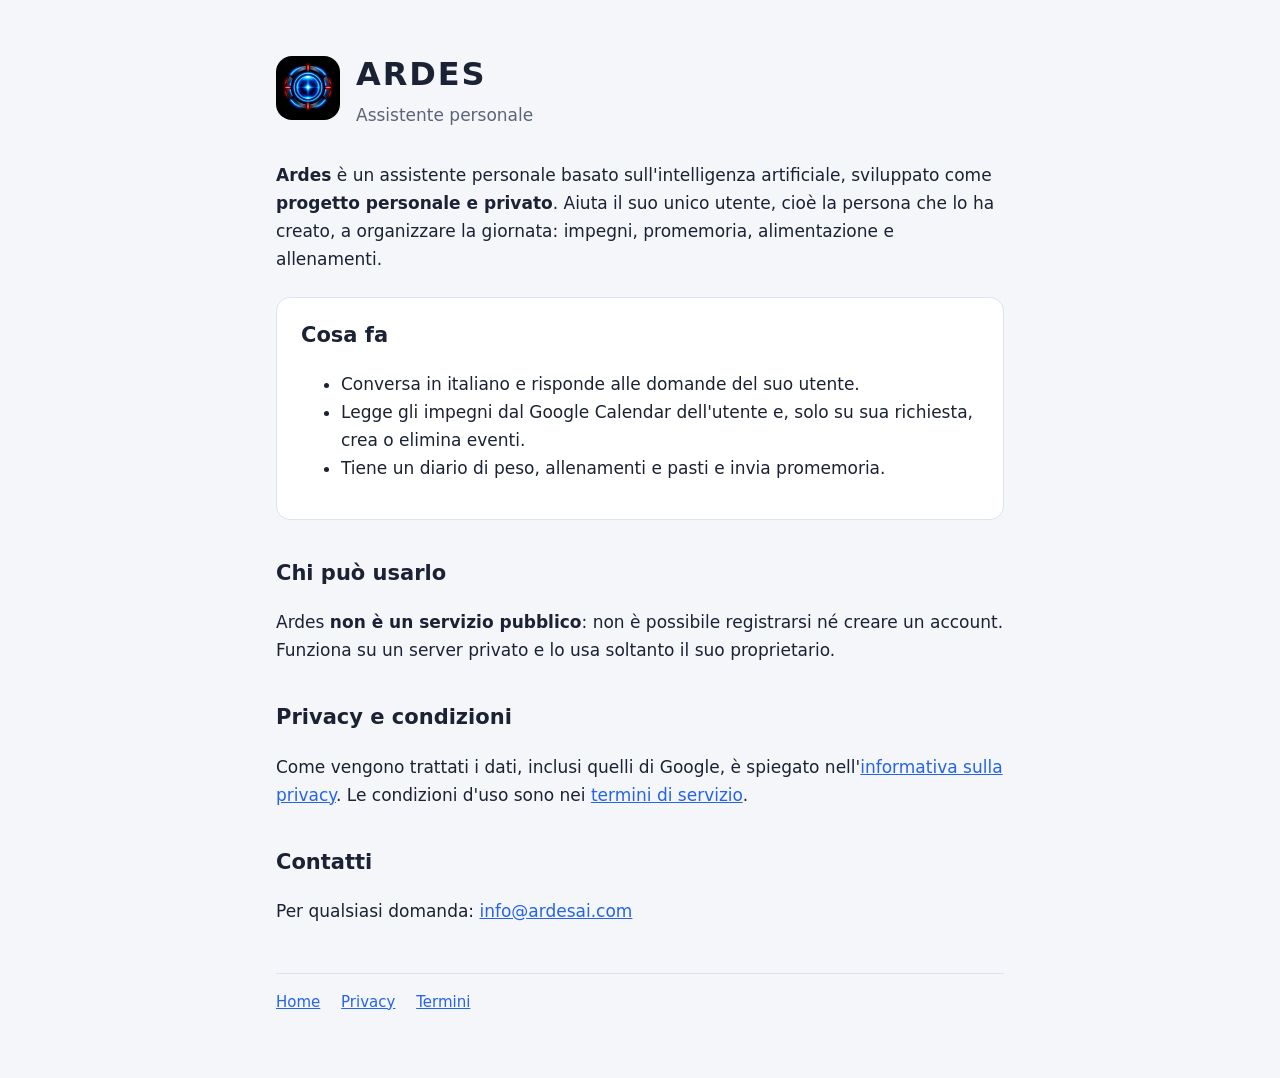
<file: index.html>
<!doctype html>
<html lang="it">
<head>
  <meta charset="utf-8">
  <meta name="viewport" content="width=device-width, initial-scale=1">
  <title>Ardes — assistente personale</title>
  <meta name="description" content="Ardes è un assistente personale privato basato su intelligenza artificiale.">
  <link rel="icon" href="icona-192.png">
  <link rel="stylesheet" href="stile.css">
</head>
<body>
  <main>
    <header class="marchio">
      <img src="icona-192.png" alt="Logo di Ardes">
      <div>
        <h1>ARDES</h1>
        <p>Assistente personale</p>
      </div>
    </header>

    <p>
      <strong>Ardes</strong> è un assistente personale basato sull'intelligenza artificiale,
      sviluppato come <strong>progetto personale e privato</strong>. Aiuta il suo unico utente,
      cioè la persona che lo ha creato, a organizzare la giornata: impegni, promemoria,
      alimentazione e allenamenti.
    </p>

    <div class="scheda">
      <h2 style="margin-top:0">Cosa fa</h2>
      <ul>
        <li>Conversa in italiano e risponde alle domande del suo utente.</li>
        <li>Legge gli impegni dal Google Calendar dell'utente e, solo su sua richiesta, crea o elimina eventi.</li>
        <li>Tiene un diario di peso, allenamenti e pasti e invia promemoria.</li>
      </ul>
    </div>

    <h2>Chi può usarlo</h2>
    <p>
      Ardes <strong>non è un servizio pubblico</strong>: non è possibile registrarsi né creare un account.
      Funziona su un server privato e lo usa soltanto il suo proprietario.
    </p>

    <h2>Privacy e condizioni</h2>
    <p>
      Come vengono trattati i dati, inclusi quelli di Google, è spiegato
      nell'<a href="privacy.html">informativa sulla privacy</a>.
      Le condizioni d'uso sono nei <a href="termini.html">termini di servizio</a>.
    </p>

    <h2>Contatti</h2>
    <p>Per qualsiasi domanda: <a href="mailto:info@ardesai.com">info@ardesai.com</a></p>

    <footer>
      <a href="index.html">Home</a>
      <a href="privacy.html">Privacy</a>
      <a href="termini.html">Termini</a>
    </footer>
  </main>
</body>
</html>
</file>
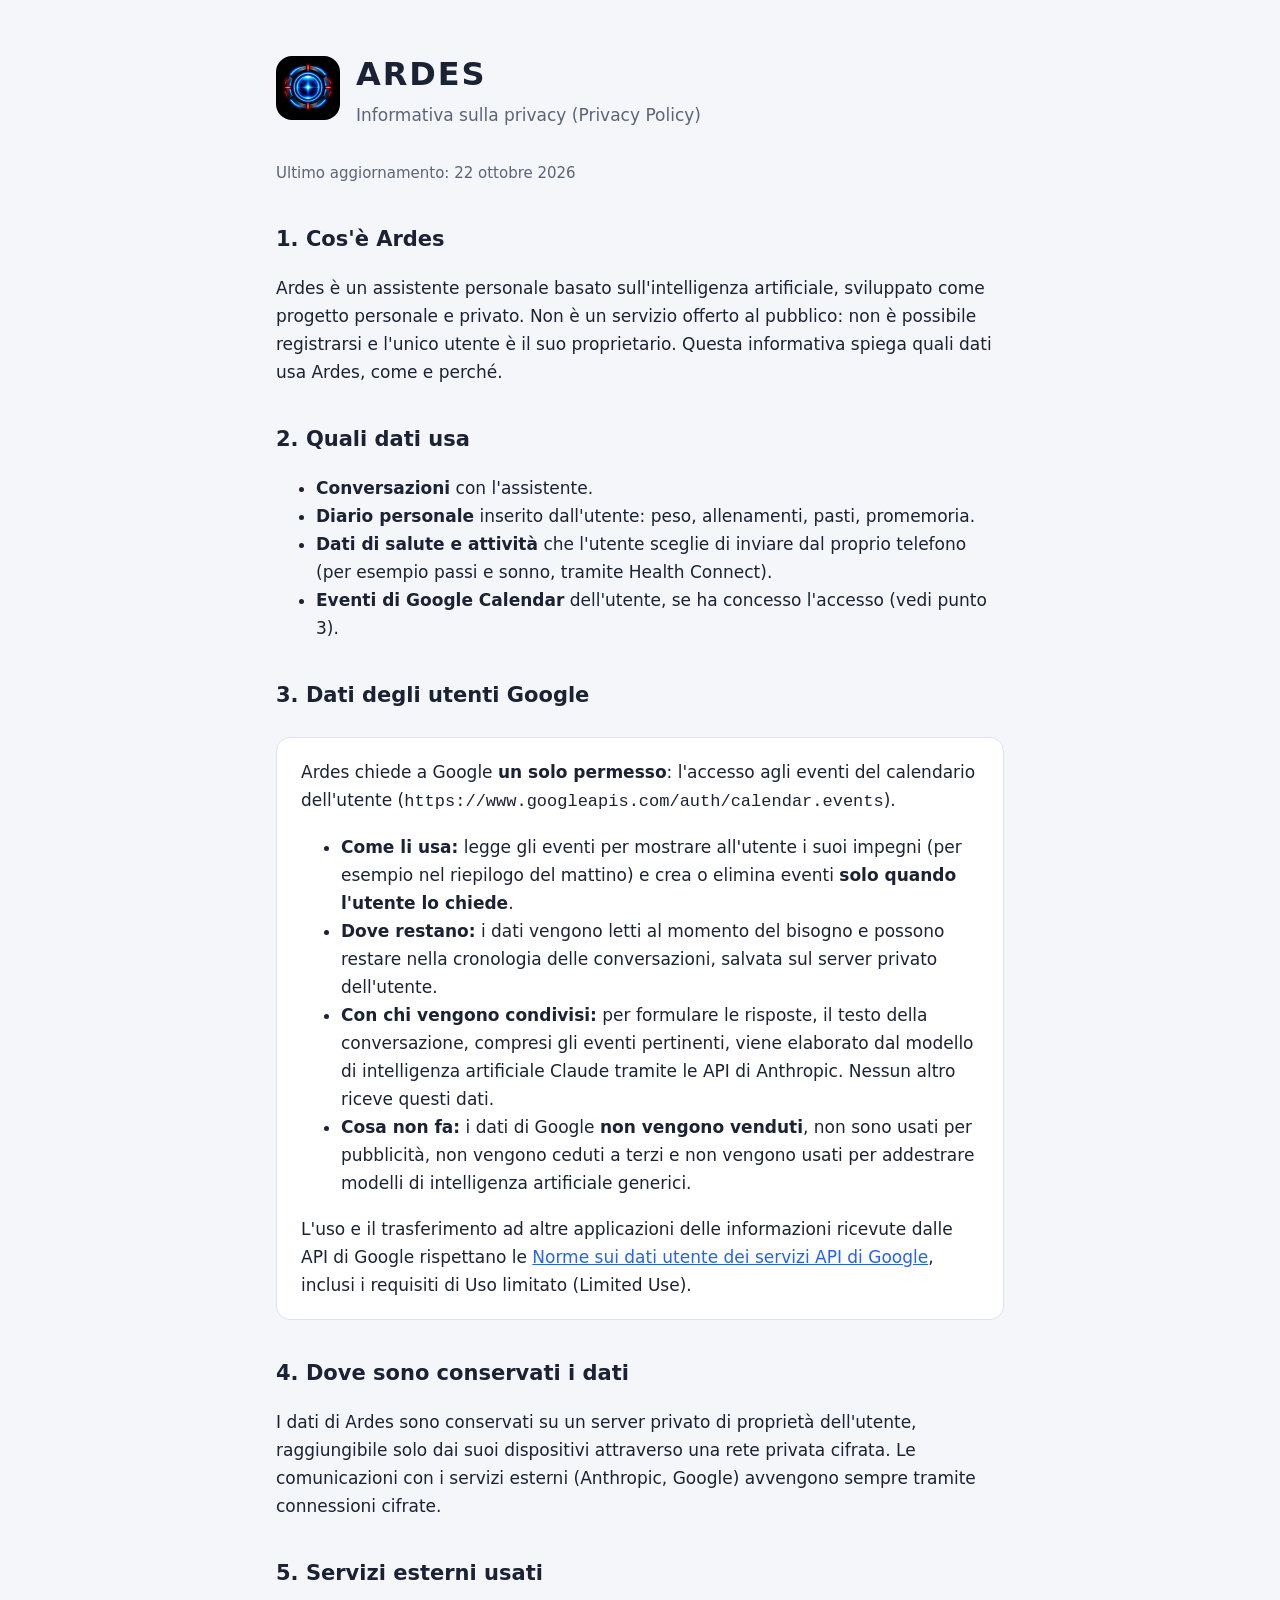
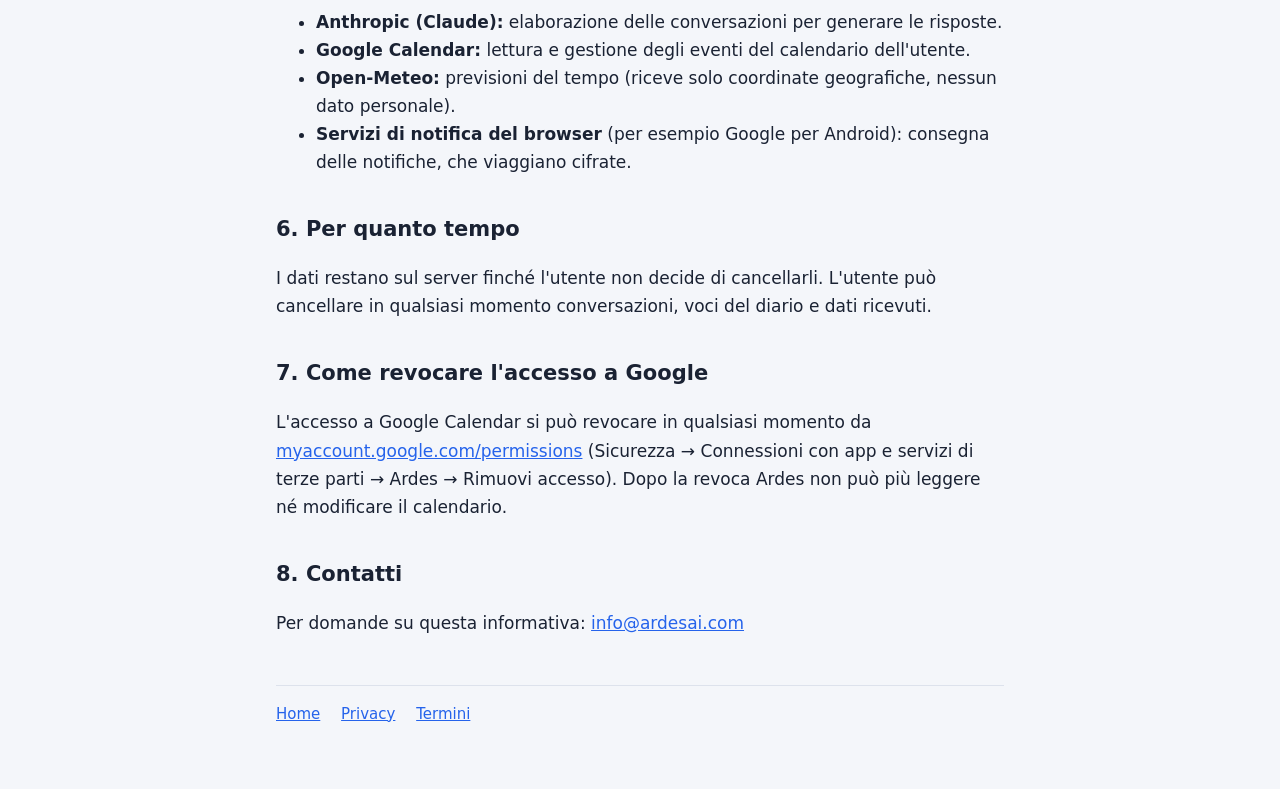
<file: privacy.html>
<!doctype html>
<html lang="it">
<head>
  <meta charset="utf-8">
  <meta name="viewport" content="width=device-width, initial-scale=1">
  <title>Ardes — informativa sulla privacy</title>
  <meta name="description" content="Informativa sulla privacy (Privacy Policy) di Ardes.">
  <link rel="icon" href="icona-192.png">
  <link rel="stylesheet" href="stile.css">
</head>
<body>
  <main>
    <header class="marchio">
      <img src="icona-192.png" alt="Logo di Ardes">
      <div>
        <h1>ARDES</h1>
        <p>Informativa sulla privacy (Privacy Policy)</p>
      </div>
    </header>

    <p class="aggiornata">Ultimo aggiornamento: 22 ottobre 2026</p>

    <h2>1. Cos'è Ardes</h2>
    <p>
      Ardes è un assistente personale basato sull'intelligenza artificiale, sviluppato come progetto
      personale e privato. Non è un servizio offerto al pubblico: non è possibile registrarsi e
      l'unico utente è il suo proprietario. Questa informativa spiega quali dati usa Ardes, come e perché.
    </p>

    <h2>2. Quali dati usa</h2>
    <ul>
      <li><strong>Conversazioni</strong> con l'assistente.</li>
      <li><strong>Diario personale</strong> inserito dall'utente: peso, allenamenti, pasti, promemoria.</li>
      <li><strong>Dati di salute e attività</strong> che l'utente sceglie di inviare dal proprio telefono
        (per esempio passi e sonno, tramite Health Connect).</li>
      <li><strong>Eventi di Google Calendar</strong> dell'utente, se ha concesso l'accesso (vedi punto 3).</li>
    </ul>

    <h2>3. Dati degli utenti Google</h2>
    <div class="scheda">
      <p style="margin-top:0">
        Ardes chiede a Google <strong>un solo permesso</strong>: l'accesso agli eventi del calendario
        dell'utente (<code>https://www.googleapis.com/auth/calendar.events</code>).
      </p>
      <ul>
        <li><strong>Come li usa:</strong> legge gli eventi per mostrare all'utente i suoi impegni
          (per esempio nel riepilogo del mattino) e crea o elimina eventi <strong>solo quando l'utente lo chiede</strong>.</li>
        <li><strong>Dove restano:</strong> i dati vengono letti al momento del bisogno e possono restare nella
          cronologia delle conversazioni, salvata sul server privato dell'utente.</li>
        <li><strong>Con chi vengono condivisi:</strong> per formulare le risposte, il testo della conversazione,
          compresi gli eventi pertinenti, viene elaborato dal modello di intelligenza artificiale Claude tramite
          le API di Anthropic. Nessun altro riceve questi dati.</li>
        <li><strong>Cosa non fa:</strong> i dati di Google <strong>non vengono venduti</strong>, non sono usati
          per pubblicità, non vengono ceduti a terzi e non vengono usati per addestrare modelli di intelligenza
          artificiale generici.</li>
      </ul>
      <p style="margin-bottom:0">
        L'uso e il trasferimento ad altre applicazioni delle informazioni ricevute dalle API di Google
        rispettano le <a href="https://developers.google.com/terms/api-services-user-data-policy">Norme sui dati
        utente dei servizi API di Google</a>, inclusi i requisiti di Uso limitato (Limited Use).
      </p>
    </div>

    <h2>4. Dove sono conservati i dati</h2>
    <p>
      I dati di Ardes sono conservati su un server privato di proprietà dell'utente, raggiungibile solo
      dai suoi dispositivi attraverso una rete privata cifrata. Le comunicazioni con i servizi esterni
      (Anthropic, Google) avvengono sempre tramite connessioni cifrate.
    </p>

    <h2>5. Servizi esterni usati</h2>
    <ul>
      <li><strong>Anthropic (Claude):</strong> elaborazione delle conversazioni per generare le risposte.</li>
      <li><strong>Google Calendar:</strong> lettura e gestione degli eventi del calendario dell'utente.</li>
      <li><strong>Open-Meteo:</strong> previsioni del tempo (riceve solo coordinate geografiche, nessun dato personale).</li>
      <li><strong>Servizi di notifica del browser</strong> (per esempio Google per Android): consegna delle notifiche,
        che viaggiano cifrate.</li>
    </ul>

    <h2>6. Per quanto tempo</h2>
    <p>
      I dati restano sul server finché l'utente non decide di cancellarli. L'utente può cancellare in
      qualsiasi momento conversazioni, voci del diario e dati ricevuti.
    </p>

    <h2>7. Come revocare l'accesso a Google</h2>
    <p>
      L'accesso a Google Calendar si può revocare in qualsiasi momento da
      <a href="https://myaccount.google.com/permissions">myaccount.google.com/permissions</a>
      (Sicurezza → Connessioni con app e servizi di terze parti → Ardes → Rimuovi accesso).
      Dopo la revoca Ardes non può più leggere né modificare il calendario.
    </p>

    <h2>8. Contatti</h2>
    <p>Per domande su questa informativa: <a href="mailto:info@ardesai.com">info@ardesai.com</a></p>

    <footer>
      <a href="index.html">Home</a>
      <a href="privacy.html">Privacy</a>
      <a href="termini.html">Termini</a>
    </footer>
  </main>
</body>
</html>
</file>
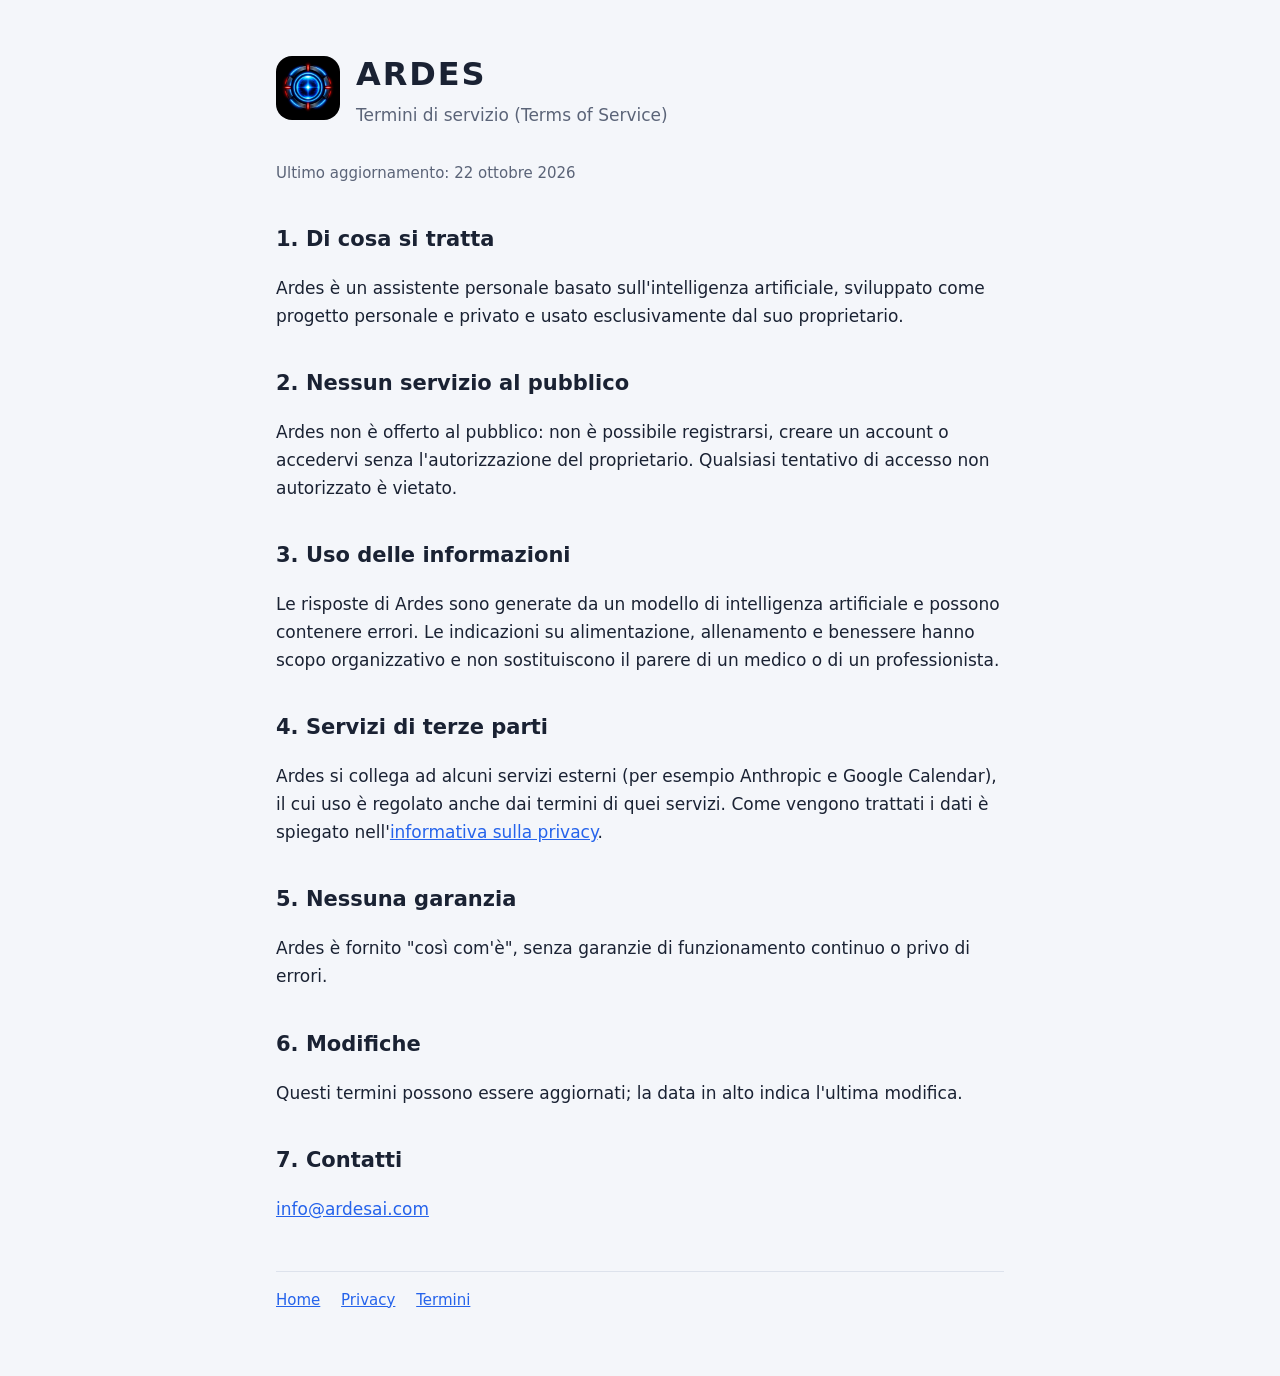
<file: termini.html>
<!doctype html>
<html lang="it">
<head>
  <meta charset="utf-8">
  <meta name="viewport" content="width=device-width, initial-scale=1">
  <title>Ardes — termini di servizio</title>
  <meta name="description" content="Termini di servizio (Terms of Service) di Ardes.">
  <link rel="icon" href="icona-192.png">
  <link rel="stylesheet" href="stile.css">
</head>
<body>
  <main>
    <header class="marchio">
      <img src="icona-192.png" alt="Logo di Ardes">
      <div>
        <h1>ARDES</h1>
        <p>Termini di servizio (Terms of Service)</p>
      </div>
    </header>

    <p class="aggiornata">Ultimo aggiornamento: 22 ottobre 2026</p>

    <h2>1. Di cosa si tratta</h2>
    <p>
      Ardes è un assistente personale basato sull'intelligenza artificiale, sviluppato come progetto
      personale e privato e usato esclusivamente dal suo proprietario.
    </p>

    <h2>2. Nessun servizio al pubblico</h2>
    <p>
      Ardes non è offerto al pubblico: non è possibile registrarsi, creare un account o accedervi
      senza l'autorizzazione del proprietario. Qualsiasi tentativo di accesso non autorizzato è vietato.
    </p>

    <h2>3. Uso delle informazioni</h2>
    <p>
      Le risposte di Ardes sono generate da un modello di intelligenza artificiale e possono contenere
      errori. Le indicazioni su alimentazione, allenamento e benessere hanno scopo organizzativo e
      non sostituiscono il parere di un medico o di un professionista.
    </p>

    <h2>4. Servizi di terze parti</h2>
    <p>
      Ardes si collega ad alcuni servizi esterni (per esempio Anthropic e Google Calendar), il cui uso
      è regolato anche dai termini di quei servizi. Come vengono trattati i dati è spiegato
      nell'<a href="privacy.html">informativa sulla privacy</a>.
    </p>

    <h2>5. Nessuna garanzia</h2>
    <p>
      Ardes è fornito "così com'è", senza garanzie di funzionamento continuo o privo di errori.
    </p>

    <h2>6. Modifiche</h2>
    <p>
      Questi termini possono essere aggiornati; la data in alto indica l'ultima modifica.
    </p>

    <h2>7. Contatti</h2>
    <p><a href="mailto:info@ardesai.com">info@ardesai.com</a></p>

    <footer>
      <a href="index.html">Home</a>
      <a href="privacy.html">Privacy</a>
      <a href="termini.html">Termini</a>
    </footer>
  </main>
</body>
</html>
</file>
<file: stile.css>
:root {
  --sfondo: #f4f6fa;
  --pannello: #ffffff;
  --testo: #1a2233;
  --tenue: #5b6478;
  --bordo: #dde2ec;
  --accento: #2563eb;
}
@media (prefers-color-scheme: dark) {
  :root {
    --sfondo: #0b1220;
    --pannello: #121a2b;
    --testo: #e6eaf2;
    --tenue: #9aa3b8;
    --bordo: #1f2a40;
    --accento: #60a5fa;
  }
}
* { box-sizing: border-box; }
body {
  margin: 0;
  background: var(--sfondo);
  color: var(--testo);
  font: 17px/1.65 system-ui, -apple-system, "Segoe UI", Roboto, sans-serif;
}
main {
  max-width: 760px;
  margin: 0 auto;
  padding: 48px 16px 64px;
}
header.marchio {
  display: flex;
  align-items: center;
  gap: 16px;
  margin-bottom: 32px;
}
header.marchio img { width: 64px; height: 64px; border-radius: 16px; }
header.marchio h1 { margin: 0; font-size: 32px; letter-spacing: 0.06em; }
header.marchio p { margin: 0; color: var(--tenue); }
h2 { margin-top: 36px; font-size: 21px; }
a { color: var(--accento); }
.scheda {
  background: var(--pannello);
  border: 1px solid var(--bordo);
  border-radius: 14px;
  padding: 20px 24px;
  margin: 24px 0;
}
.aggiornata { color: var(--tenue); font-size: 15px; }
footer {
  margin-top: 48px;
  padding-top: 16px;
  border-top: 1px solid var(--bordo);
  color: var(--tenue);
  font-size: 15px;
}
footer a { margin-right: 16px; }
</file>
